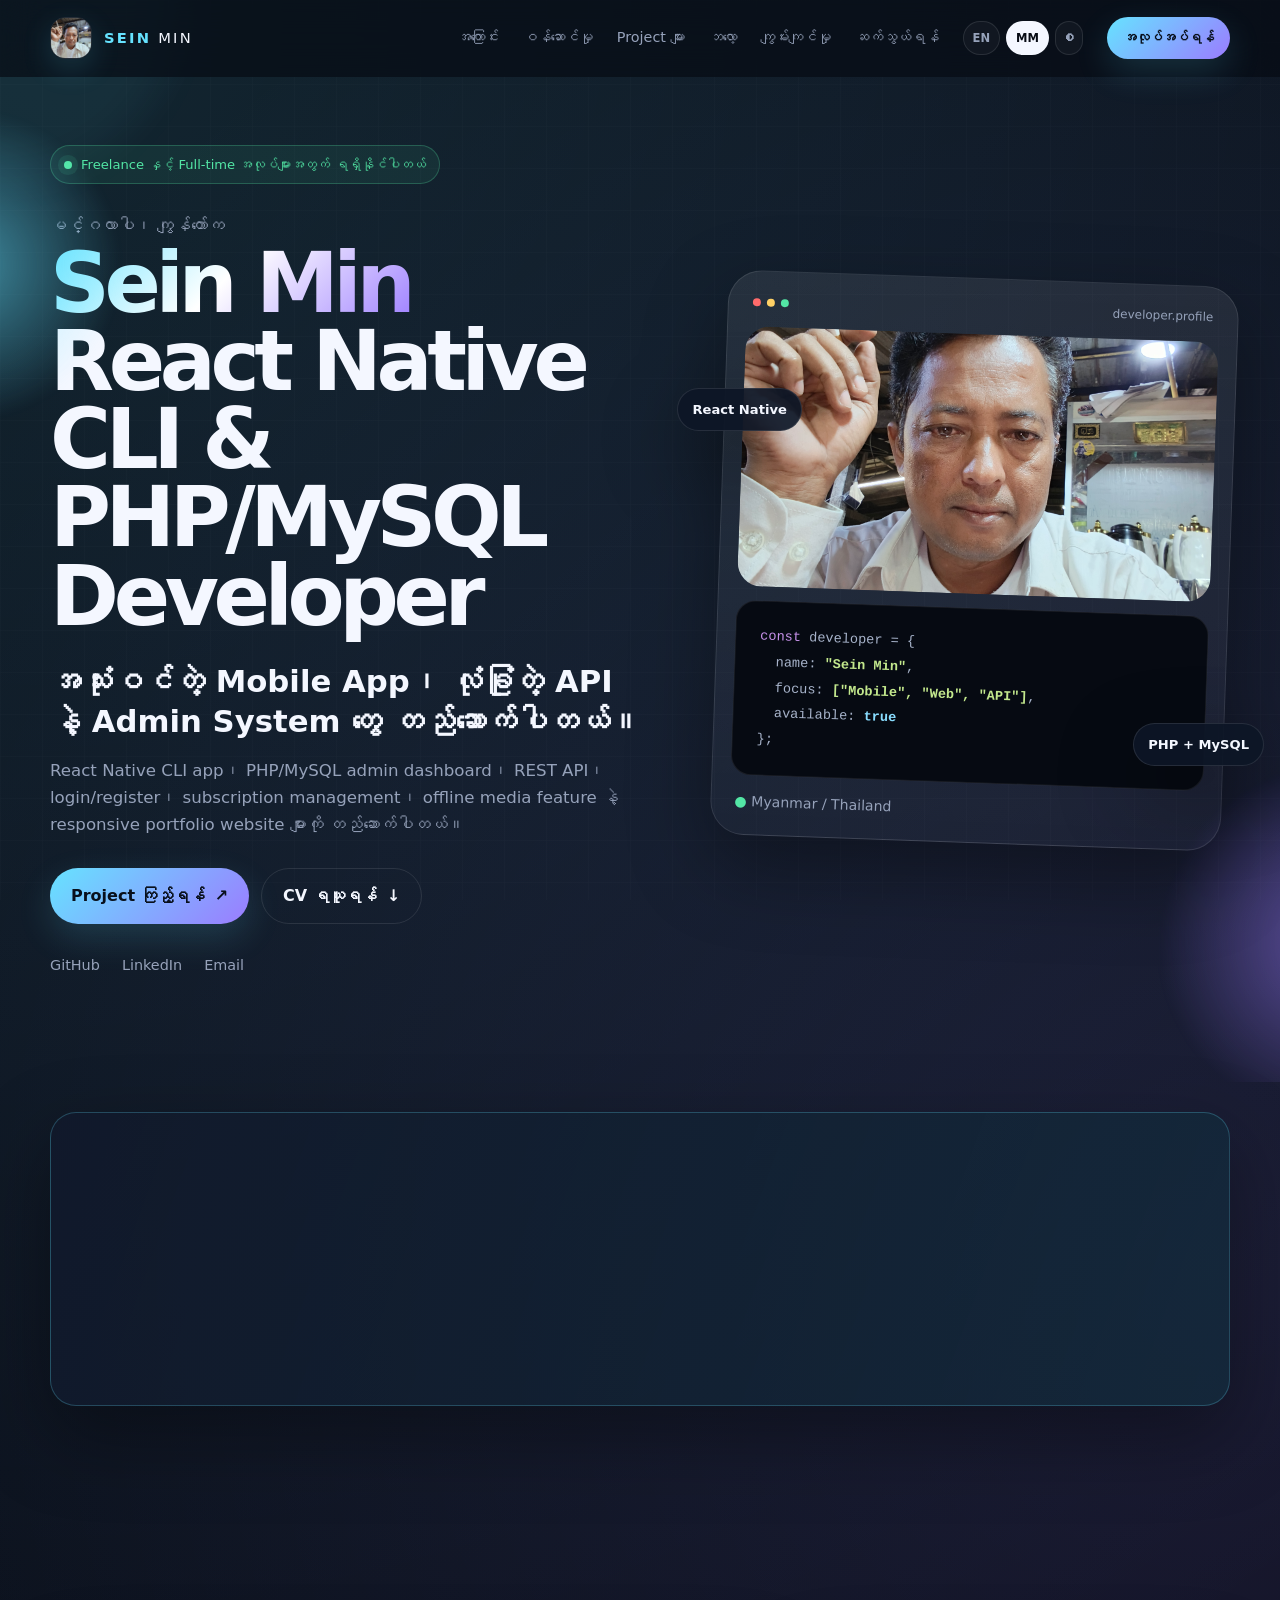
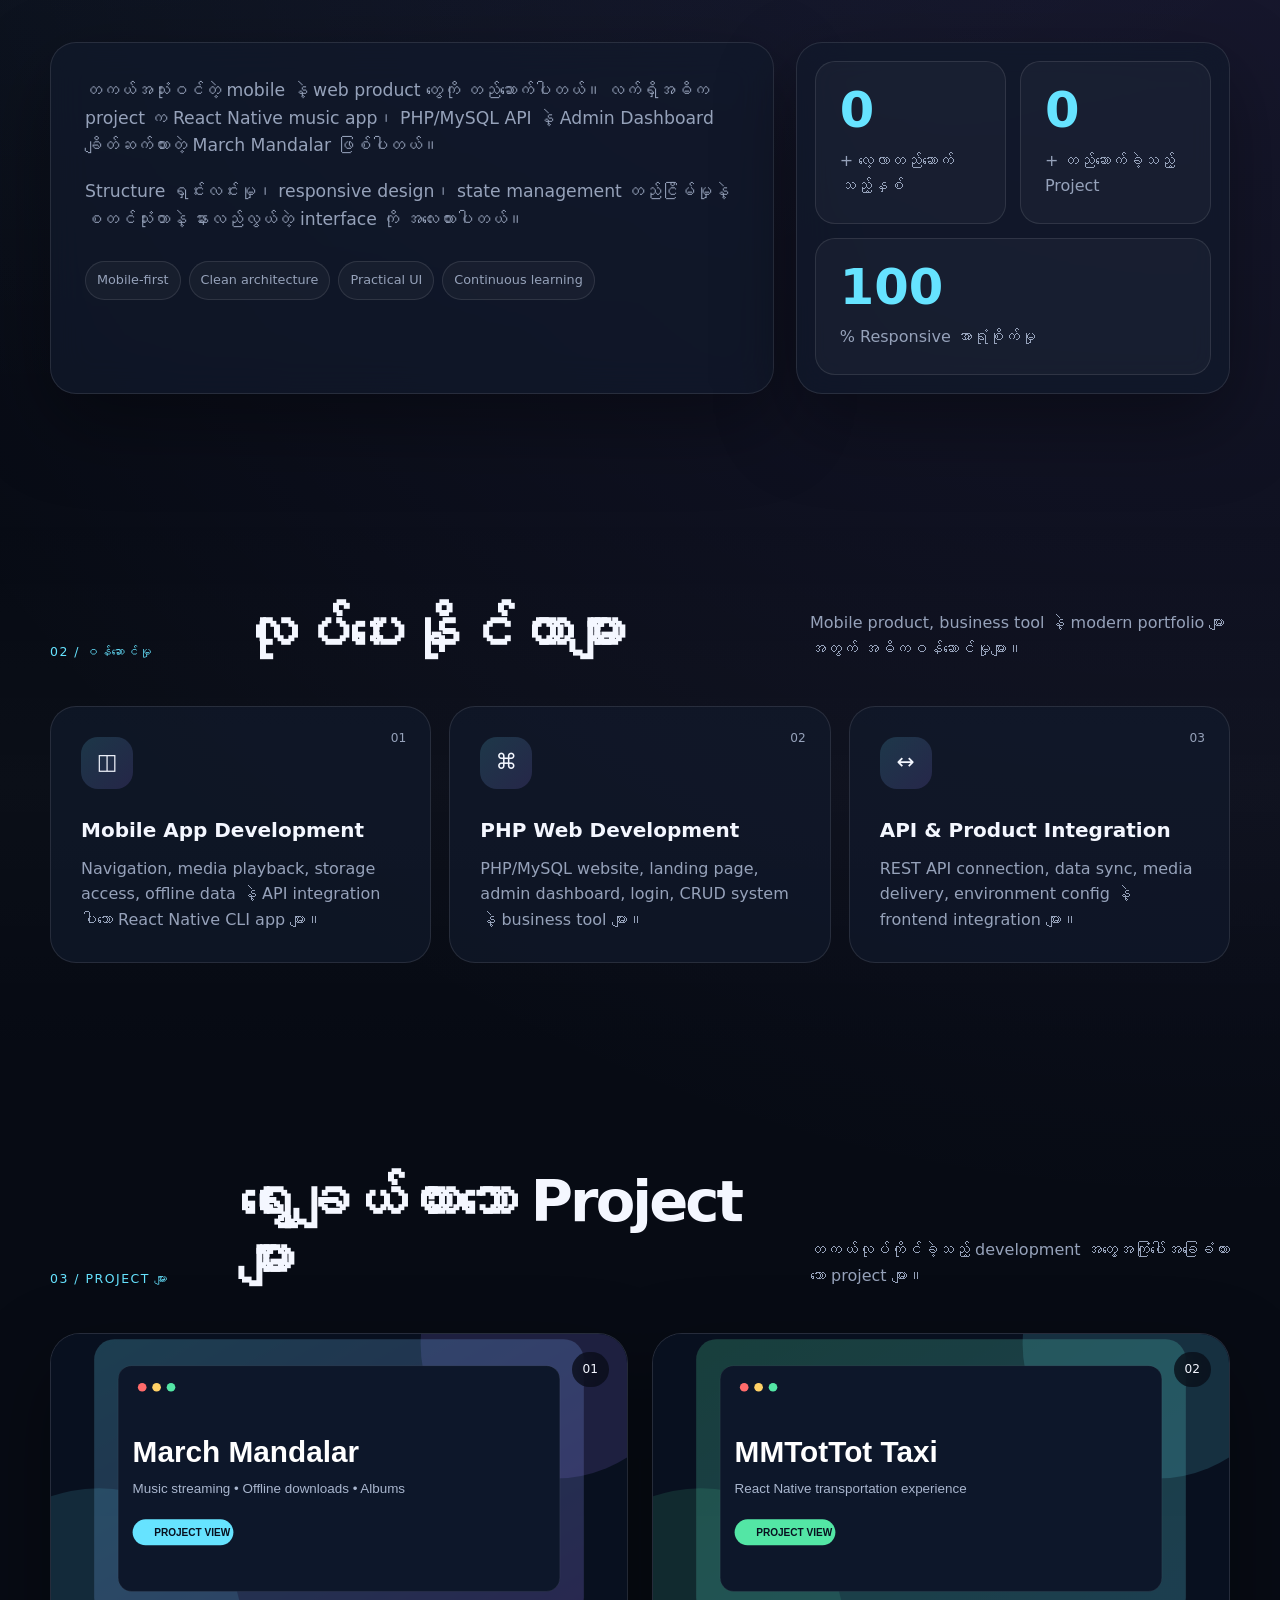
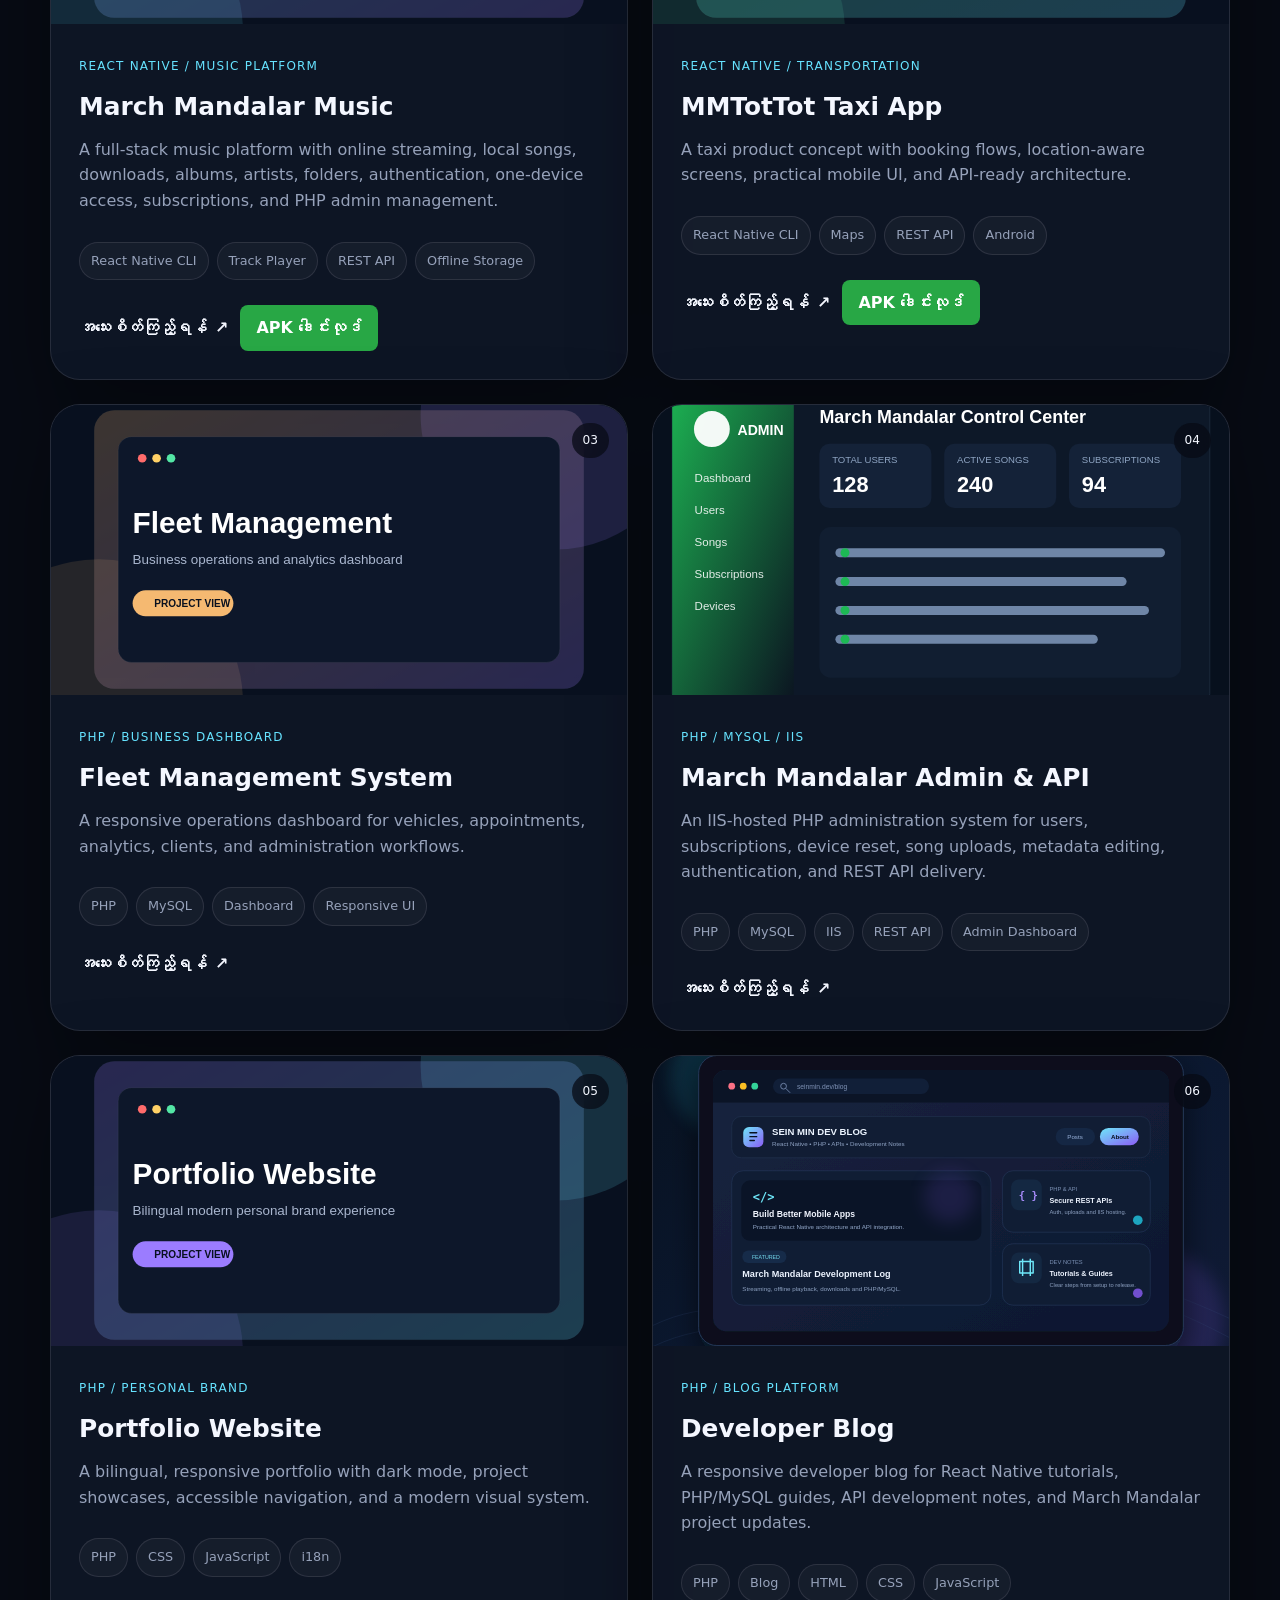
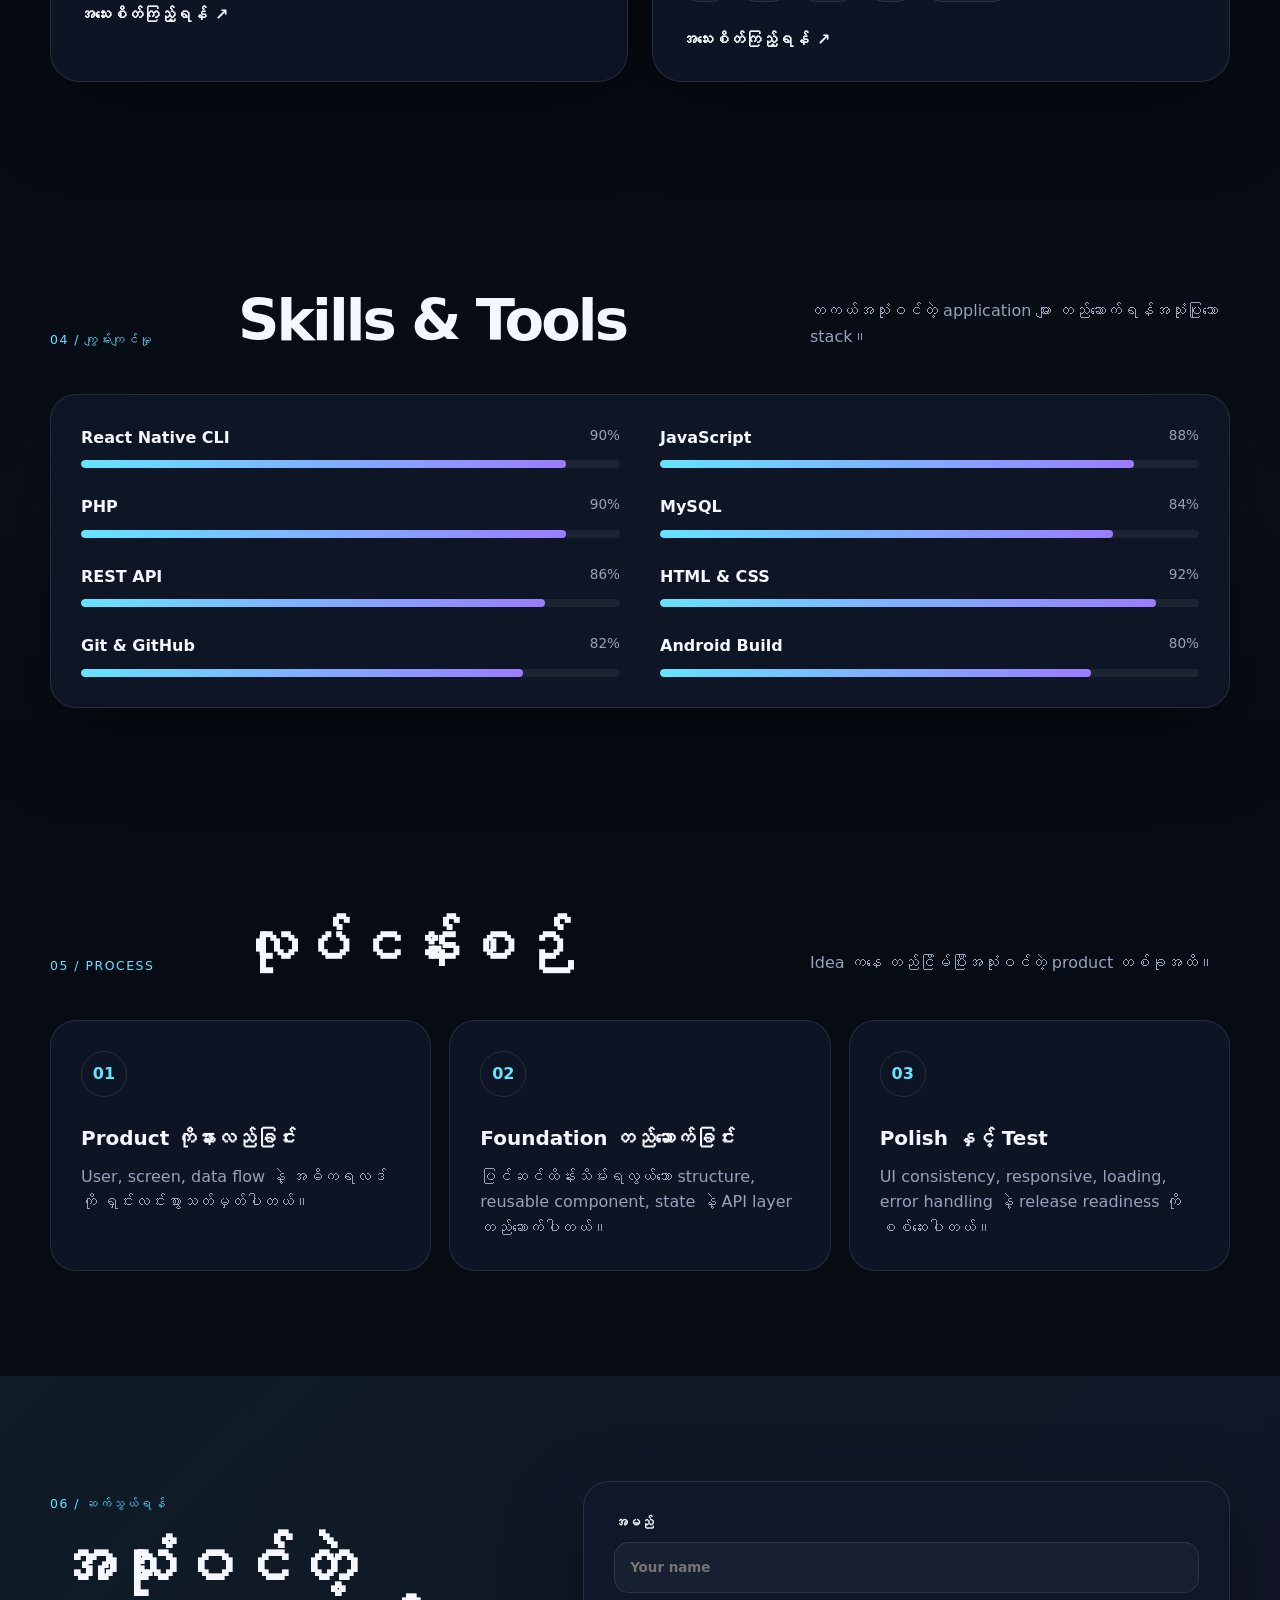
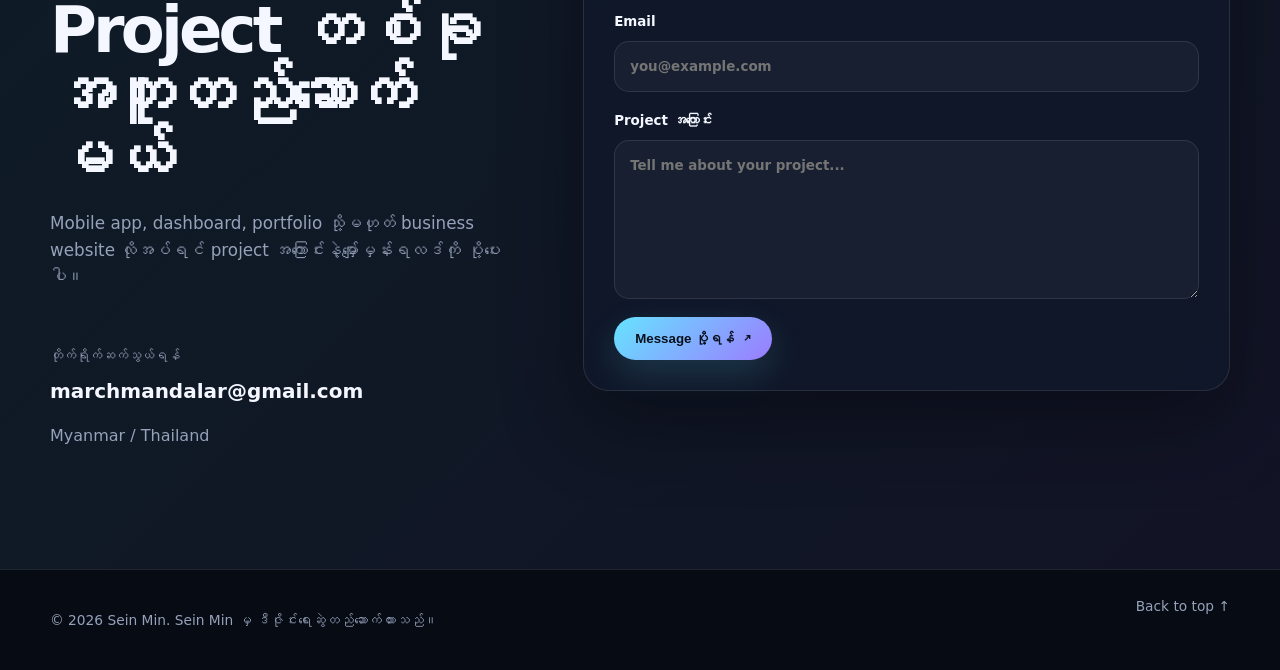
<file: index.html>
<!doctype html>
<html lang="my">
<head>
    <meta charset="utf-8">
    <meta name="viewport" content="width=device-width, initial-scale=1">
    <meta name="description" content="Sein Min - React Native and PHP developer portfolio.">
    <meta name="theme-color" content="#070b14">
    <title>Sein Min | Developmer</title>
    <link rel="icon" href="assets/images/favicon.svg" type="image/svg+xml">
    <link rel="stylesheet" href="assets/css/style.css">
</head>
<body>
<div class="cursor-glow" aria-hidden="true"></div>
<div class="page-noise" aria-hidden="true"></div>
<header class="site-header" id="top">
    <div class="container nav-wrap">
        <a class="brand" href="#top" aria-label="Home">
            <span class="brand-avatar"><img src="assets/images/avatar.jpg" alt="Sein Min"></span>
            <span><strong>SEIN</strong> MIN</span>
        </a>
        <button class="menu-btn" type="button" aria-controls="mainNav" aria-expanded="false"><span></span><span></span><span></span><em>Menu</em></button>
        <nav class="main-nav" id="mainNav">
            <a href="#about">အကြောင်း</a>
            <a href="#services">ဝန်ဆောင်မှု</a>
            <a href="#projects">Project များ</a>
            <a href="#projects">ဘလော့</a>
            <a href="#skills">ကျွမ်းကျင်မှု</a>
            <a href="#contact">ဆက်သွယ်ရန်</a>
            <div class="nav-tools">
                <a class="lang " href="en.html">EN</a>
                <a class="lang active" href="index.html">MM</a>
                <button class="theme-btn" id="themeBtn" type="button" aria-label="Theme">◐</button>
            </div>
            <a class="button button-small" href="#contact">အလုပ်အပ်ရန်</a>
        </nav>
    </div>
</header>

<main>
    <section class="hero section-pad">
        <div class="hero-orb orb-one"></div><div class="hero-orb orb-two"></div>
        <div class="container hero-grid">
            <div class="hero-copy reveal">
                <div class="availability"><span></span>Freelance နှင့် Full-time အလုပ်များအတွက် ရရှိနိုင်ပါတယ်</div>
                <p class="hero-kicker">မင်္ဂလာပါ၊ ကျွန်တော်က</p>
                <h1><span>Sein Min</span><br>React Native CLI &amp; PHP/MySQL Developer</h1>
                <h2>အသုံးဝင်တဲ့ Mobile App၊ လုံခြုံတဲ့ API နဲ့ Admin System တွေ တည်ဆောက်ပါတယ်။</h2>
                <p class="hero-description">React Native CLI app၊ PHP/MySQL admin dashboard၊ REST API၊ login/register၊ subscription management၊ offline media feature နဲ့ responsive portfolio website များကို တည်ဆောက်ပါတယ်။</p>
                <div class="hero-actions">
                    <a class="button" href="#projects">Project ကြည့်ရန်<span>↗</span></a>
                    <a class="button button-ghost" href="assets/files/sein-min-cv.txt" download>CV ရယူရန်<span>↓</span></a>
                </div>
                <div class="social-row">
                    <a href="https://github.com" target="_blank" rel="noreferrer">GitHub</a>
                    <a href="https://www.linkedin.com" target="_blank" rel="noreferrer">LinkedIn</a>
                    <a href="mailto:marchmandalar@gmail.com">Email</a>
                </div>
            </div>
            <div class="hero-visual reveal delay-1">
                <div class="profile-card">
                    <div class="profile-top">
                        <span class="window-dots"><i></i><i></i><i></i></span>
                        <span>developer.profile</span>
                    </div>
                    <div class="profile-photo"><img src="assets/images/avatar.jpg" alt="Sein Min profile"></div>
                    <div class="code-card">
                        <p><span>const</span> developer = {</p>
                        <p>&nbsp;&nbsp;name: <b>"Sein Min"</b>,</p>
                        <p>&nbsp;&nbsp;focus: <b>["Mobile", "Web", "API"]</b>,</p>
                        <p>&nbsp;&nbsp;available: <strong>true</strong></p>
                        <p>};</p>
                    </div>
                    <div class="profile-location"><span>●</span> Myanmar / Thailand</div>
                </div>
                <div class="floating-chip chip-react">React Native</div>
                <div class="floating-chip chip-php">PHP + MySQL</div>
            </div>
        </div>
    </section>

    <section class="promo-banner section-pad" aria-labelledby="mmdy-promo-title">
        <div class="container promo-grid">
            <div class="promo-copy reveal">
                <p class="promo-label">MDY-TotTot / Mobile App</p>
                <h2 id="mmdy-promo-title">မြို့တွင်းသွားလာရေးအတွက် MDY-TotTot</h2>
                <p>လွယ်ကူတဲ့ booking flow၊ location-aware screen နဲ့ အသုံးပြုရလွယ်တဲ့ mobile experience ကို တည်ဆောက်ထားတဲ့ taxi app project ကို ကြည့်ရှုနိုင်ပါတယ်။</p>
                <div class="hero-actions"><a class="button" href="#projects">Project ကြည့်ရန် <span>↗</span></a><a class="button button-ghost" href="https://drive.google.com/uc?export=download&amp;id=1iV-T6Opsps41nxFPLM2pKzEm0e8neAcb" download>APK ဒေါင်းလုဒ် <span>↓</span></a></div>
            </div>
            <div class="promo-art reveal delay-1">
                <img src="assets/images/mmtottot.svg" alt="MDY-TotTot Taxi App preview">
                <span>React Native / Android</span>
            </div>
        </div>
    </section>

    <section class="section-pad" id="about">
        <div class="container">
            <div class="section-heading reveal"><p>01 / အကြောင်း</p><h2>ကျွန်တော်အကြောင်း</h2><span>အသုံးဝင်တဲ့ Product များကို အဓိကတည်ဆောက်သူ</span></div>
            <div class="about-grid">
                <article class="glass-card about-copy reveal"><p>တကယ်အသုံးဝင်တဲ့ mobile နဲ့ web product တွေကို တည်ဆောက်ပါတယ်။ လက်ရှိအဓိက project က React Native music app၊ PHP/MySQL API နဲ့ Admin Dashboard ချိတ်ဆက်ထားတဲ့ March Mandalar ဖြစ်ပါတယ်။</p><p>Structure ရှင်းလင်းမှု၊ responsive design၊ state management တည်ငြိမ်မှုနဲ့ စတင်သုံးတာနဲ့ နားလည်လွယ်တဲ့ interface ကို အလေးထားပါတယ်။</p><div class="about-tags"><span>Mobile-first</span><span>Clean architecture</span><span>Practical UI</span><span>Continuous learning</span></div></article>
                <div class="stats-grid reveal delay-1">
                    <div class="stat-card"><strong data-count="3">0</strong><span>+ လေ့လာတည်ဆောက်သည့်နှစ်</span></div>
                    <div class="stat-card"><strong data-count="8">0</strong><span>+ တည်ဆောက်ခဲ့သည့် Project</span></div>
                    <div class="stat-card wide"><strong data-count="100">0</strong><span>% Responsive အာရုံစိုက်မှု</span></div>
                </div>
            </div>
        </div>
    </section>

    <section class="section-pad section-tint" id="services">
        <div class="container"><div class="section-heading reveal"><p>02 / ဝန်ဆောင်မှု</p><h2>လုပ်ပေးနိုင်တာများ</h2><span>Mobile product, business tool နဲ့ modern portfolio များအတွက် အဓိကဝန်ဆောင်မှုများ။</span></div>
            <div class="service-grid">
                <article class="service-card reveal"><div class="service-icon">◫</div><span>01</span><h3>Mobile App Development</h3><p>Navigation, media playback, storage access, offline data နဲ့ API integration ပါသော React Native CLI app များ။</p></article>
                <article class="service-card reveal delay-1"><div class="service-icon">⌘</div><span>02</span><h3>PHP Web Development</h3><p>PHP/MySQL website, landing page, admin dashboard, login, CRUD system နဲ့ business tool များ။</p></article>
                <article class="service-card reveal delay-2"><div class="service-icon">↔</div><span>03</span><h3>API &amp; Product Integration</h3><p>REST API connection, data sync, media delivery, environment config နဲ့ frontend integration များ။</p></article>
            </div>
        </div>
    </section>

    <section class="section-pad" id="projects">
        <div class="container"><div class="section-heading reveal"><p>03 / Project များ</p><h2>ရွေးချယ်ထားသော Project များ</h2><span>တကယ်လုပ်ကိုင်ခဲ့သည့် development အတွေ့အကြုံပေါ်အခြေခံထားသော project များ။</span></div>
            <div class="project-grid">
                            <article class="project-card reveal ">
                    <div class="project-image"><img src="assets/images/march-mandalar.svg" alt="March Mandalar Music preview"><div class="project-number">01</div></div>
                    <div class="project-content"><span class="project-category">React Native / Music Platform</span><h3>March Mandalar Music</h3><p>A full-stack music platform with online streaming, local songs, downloads, albums, artists, folders, authentication, one-device access, subscriptions, and PHP admin management.</p><div class="project-tags"><span>React Native CLI</span><span>Track Player</span><span>REST API</span><span>Offline Storage</span></div><a href="#contact">အသေးစိတ်ကြည့်ရန် <span>↗</span></a><a class="apk-btn" download href="assets/files/MarchPlayer.apk">APK ဒေါင်းလုဒ်</a></div>
                </article>
                            <article class="project-card reveal delay-1">
                    <div class="project-image"><img src="assets/images/mmtottot.svg" alt="MMTotTot Taxi App preview"><div class="project-number">02</div></div>
                    <div class="project-content"><span class="project-category">React Native / Transportation</span><h3>MMTotTot Taxi App</h3><p>A taxi product concept with booking flows, location-aware screens, practical mobile UI, and API-ready architecture.</p><div class="project-tags"><span>React Native CLI</span><span>Maps</span><span>REST API</span><span>Android</span></div><a href="#contact">အသေးစိတ်ကြည့်ရန် <span>↗</span></a><a class="apk-btn" download href="https://drive.google.com/uc?export=download&amp;id=1iV-T6Opsps41nxFPLM2pKzEm0e8neAcb">APK ဒေါင်းလုဒ်</a></div>
                </article>
                            <article class="project-card reveal ">
                    <div class="project-image"><img src="assets/images/fleet.svg" alt="Fleet Management System preview"><div class="project-number">03</div></div>
                    <div class="project-content"><span class="project-category">PHP / Business Dashboard</span><h3>Fleet Management System</h3><p>A responsive operations dashboard for vehicles, appointments, analytics, clients, and administration workflows.</p><div class="project-tags"><span>PHP</span><span>MySQL</span><span>Dashboard</span><span>Responsive UI</span></div><a href="#contact">အသေးစိတ်ကြည့်ရန် <span>↗</span></a></div>
                </article>
                            <article class="project-card reveal delay-1">
                    <div class="project-image"><img src="assets/images/admin-dashboard.svg" alt="March Mandalar Admin &amp; API preview"><div class="project-number">04</div></div>
                    <div class="project-content"><span class="project-category">PHP / MySQL / IIS</span><h3>March Mandalar Admin &amp; API</h3><p>An IIS-hosted PHP administration system for users, subscriptions, device reset, song uploads, metadata editing, authentication, and REST API delivery.</p><div class="project-tags"><span>PHP</span><span>MySQL</span><span>IIS</span><span>REST API</span><span>Admin Dashboard</span></div><a href="#contact">အသေးစိတ်ကြည့်ရန် <span>↗</span></a></div>
                </article>
                            <article class="project-card reveal ">
                    <div class="project-image"><img src="assets/images/portfolio.svg" alt="Portfolio Website preview"><div class="project-number">05</div></div>
                    <div class="project-content"><span class="project-category">PHP / Personal Brand</span><h3>Portfolio Website</h3><p>A bilingual, responsive portfolio with dark mode, project showcases, accessible navigation, and a modern visual system.</p><div class="project-tags"><span>PHP</span><span>CSS</span><span>JavaScript</span><span>i18n</span></div><a href="#contact">အသေးစိတ်ကြည့်ရန် <span>↗</span></a></div>
                </article>
                            <article class="project-card reveal delay-1">
                    <div class="project-image"><img src="assets/images/blog.svg" alt="Developer Blog preview"><div class="project-number">06</div></div>
                    <div class="project-content"><span class="project-category">PHP / Blog Platform</span><h3>Developer Blog</h3><p>A responsive developer blog for React Native tutorials, PHP/MySQL guides, API development notes, and March Mandalar project updates.</p><div class="project-tags"><span>PHP</span><span>Blog</span><span>HTML</span><span>CSS</span><span>JavaScript</span></div><a href="#projects">အသေးစိတ်ကြည့်ရန် <span>↗</span></a></div>
                </article>
                        </div>
        </div>
    </section>

    <section class="section-pad section-tint" id="skills">
        <div class="container"><div class="section-heading reveal"><p>04 / ကျွမ်းကျင်မှု</p><h2>Skills &amp; Tools</h2><span>တကယ်အသုံးဝင်တဲ့ application များ တည်ဆောက်ရန်အသုံးပြုသော stack။</span></div>
            <div class="skills-panel reveal">
                <div class="skill-item"><div><strong>React Native CLI</strong><span>90%</span></div><div class="skill-track"><i data-width="90"></i></div></div><div class="skill-item"><div><strong>JavaScript</strong><span>88%</span></div><div class="skill-track"><i data-width="88"></i></div></div><div class="skill-item"><div><strong>PHP</strong><span>90%</span></div><div class="skill-track"><i data-width="90"></i></div></div><div class="skill-item"><div><strong>MySQL</strong><span>84%</span></div><div class="skill-track"><i data-width="84"></i></div></div><div class="skill-item"><div><strong>REST API</strong><span>86%</span></div><div class="skill-track"><i data-width="86"></i></div></div><div class="skill-item"><div><strong>HTML &amp; CSS</strong><span>92%</span></div><div class="skill-track"><i data-width="92"></i></div></div><div class="skill-item"><div><strong>Git &amp; GitHub</strong><span>82%</span></div><div class="skill-track"><i data-width="82"></i></div></div><div class="skill-item"><div><strong>Android Build</strong><span>80%</span></div><div class="skill-track"><i data-width="80"></i></div></div>            </div>
        </div>
    </section>

    <section class="section-pad">
        <div class="container"><div class="section-heading reveal"><p>05 / Process</p><h2>လုပ်ငန်းစဉ်</h2><span>Idea ကနေ တည်ငြိမ်ပြီးအသုံးဝင်တဲ့ product တစ်ခုအထိ။</span></div>
            <div class="process-grid"><article class="process-card reveal"><b>01</b><h3>Product ကိုနားလည်ခြင်း</h3><p>User, screen, data flow နဲ့ အဓိကရလဒ်ကို ရှင်းလင်းစွာသတ်မှတ်ပါတယ်။</p></article><article class="process-card reveal delay-1"><b>02</b><h3>Foundation တည်ဆောက်ခြင်း</h3><p>ပြင်ဆင်ထိန်းသိမ်းရလွယ်သော structure, reusable component, state နဲ့ API layer တည်ဆောက်ပါတယ်။</p></article><article class="process-card reveal delay-2"><b>03</b><h3>Polish နှင့် Test</h3><p>UI consistency, responsive, loading, error handling နဲ့ release readiness ကိုစစ်ဆေးပါတယ်။</p></article></div>
        </div>
    </section>

    <section class="section-pad contact-section" id="contact">
        <div class="container contact-grid">
            <div class="contact-copy reveal"><p>06 / ဆက်သွယ်ရန်</p><h2>အသုံးဝင်တဲ့ Project တစ်ခုအတူတည်ဆောက်မယ်</h2><span>Mobile app, dashboard, portfolio သို့မဟုတ် business website လိုအပ်ရင် project အကြောင်းနဲ့မျှော်မှန်းရလဒ်ကို ပို့ပေးပါ။</span><div class="direct-contact"><small>တိုက်ရိုက်ဆက်သွယ်ရန်</small><a href="mailto:marchmandalar@gmail.com">marchmandalar@gmail.com</a><p>Myanmar / Thailand</p></div></div>
            <form class="contact-form reveal delay-1" action="mailto:marchmandalar@gmail.com" method="post" enctype="text/plain"><label>အမည်<input type="text" name="name" required placeholder="Your name"></label><label>Email<input type="email" name="email" required placeholder="you@example.com"></label><label>Project အကြောင်း<textarea name="message" rows="6" required placeholder="Tell me about your project..."></textarea></label><button class="button" type="submit">Message ပို့ရန် <span>↗</span></button></form>
        </div>
    </section>
</main>
<footer><div class="container footer-inner"><p>© 2026 Sein Min. Sein Min မှ ဒီဇိုင်းရေးဆွဲတည်ဆောက်ထားသည်။</p><a href="#top">Back to top ↑</a></div></footer>
<script src="assets/js/app.js"></script>
</body>
</html>
</file>
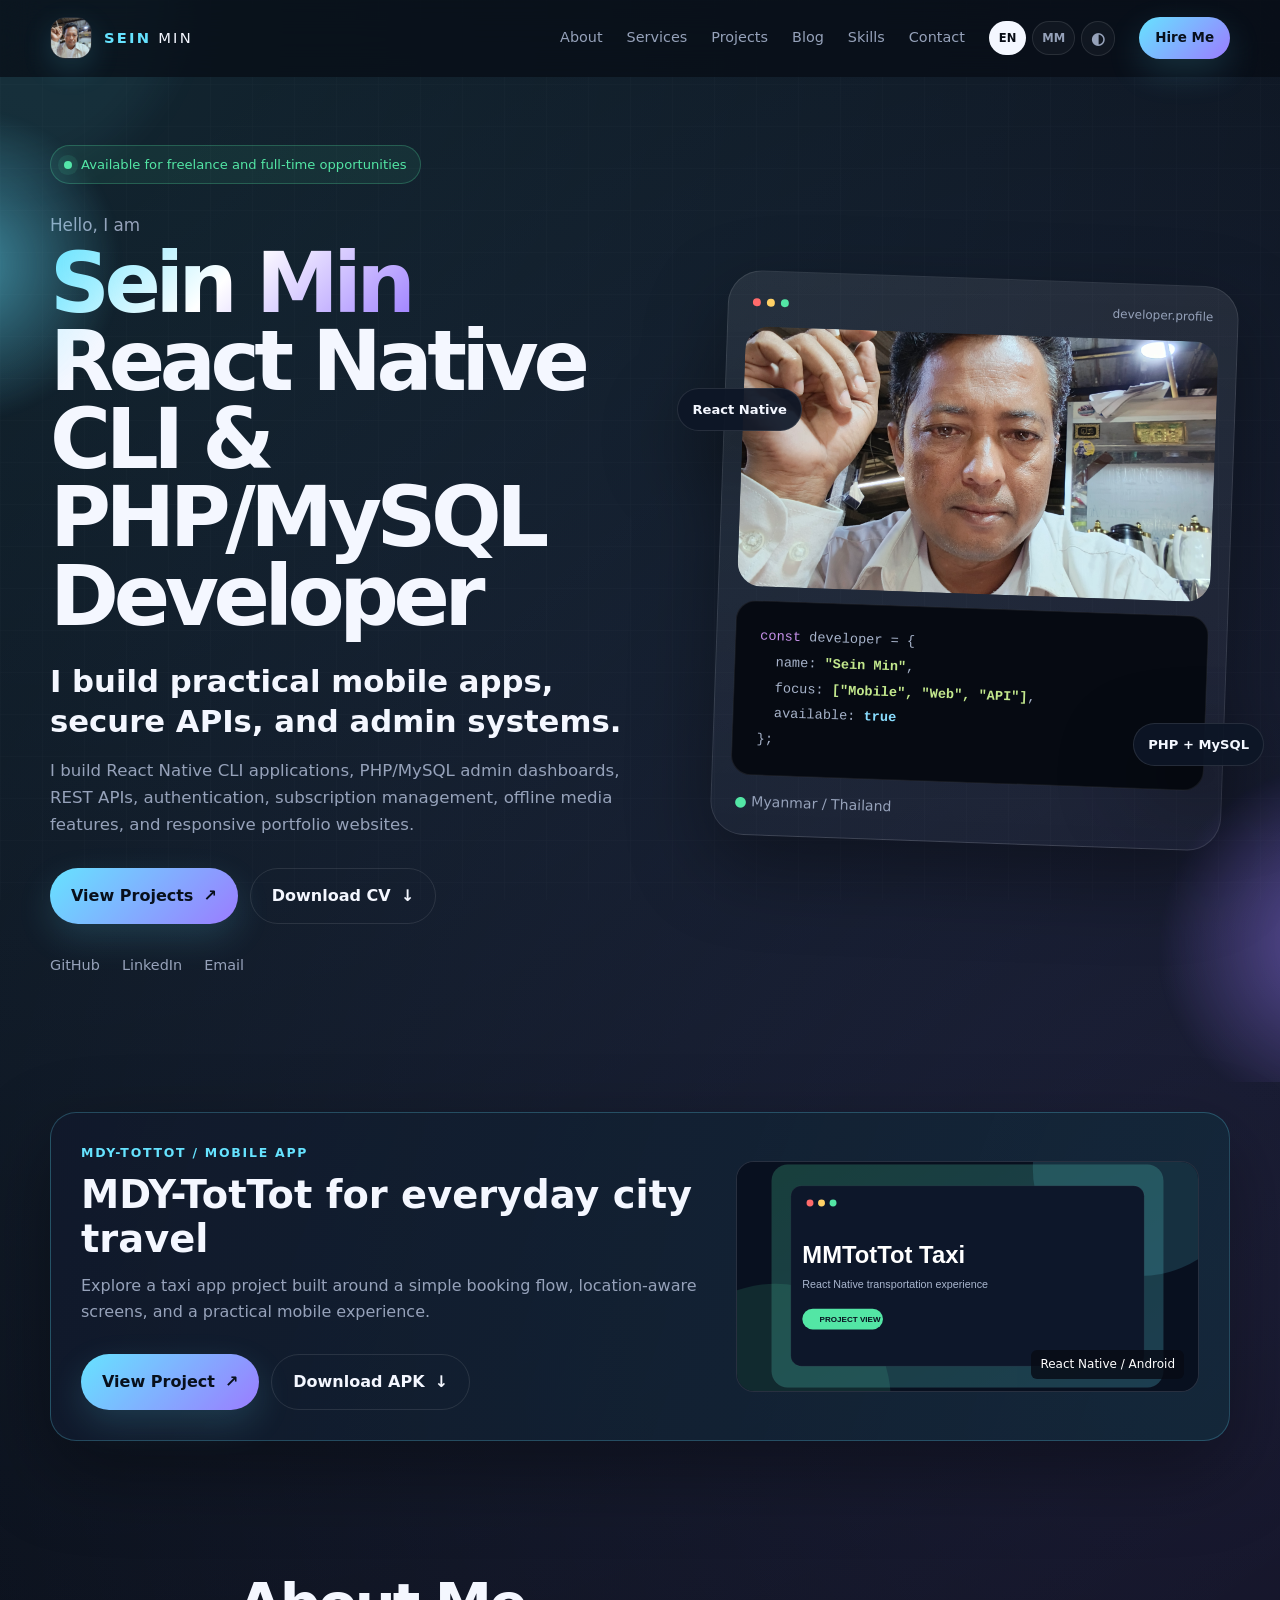
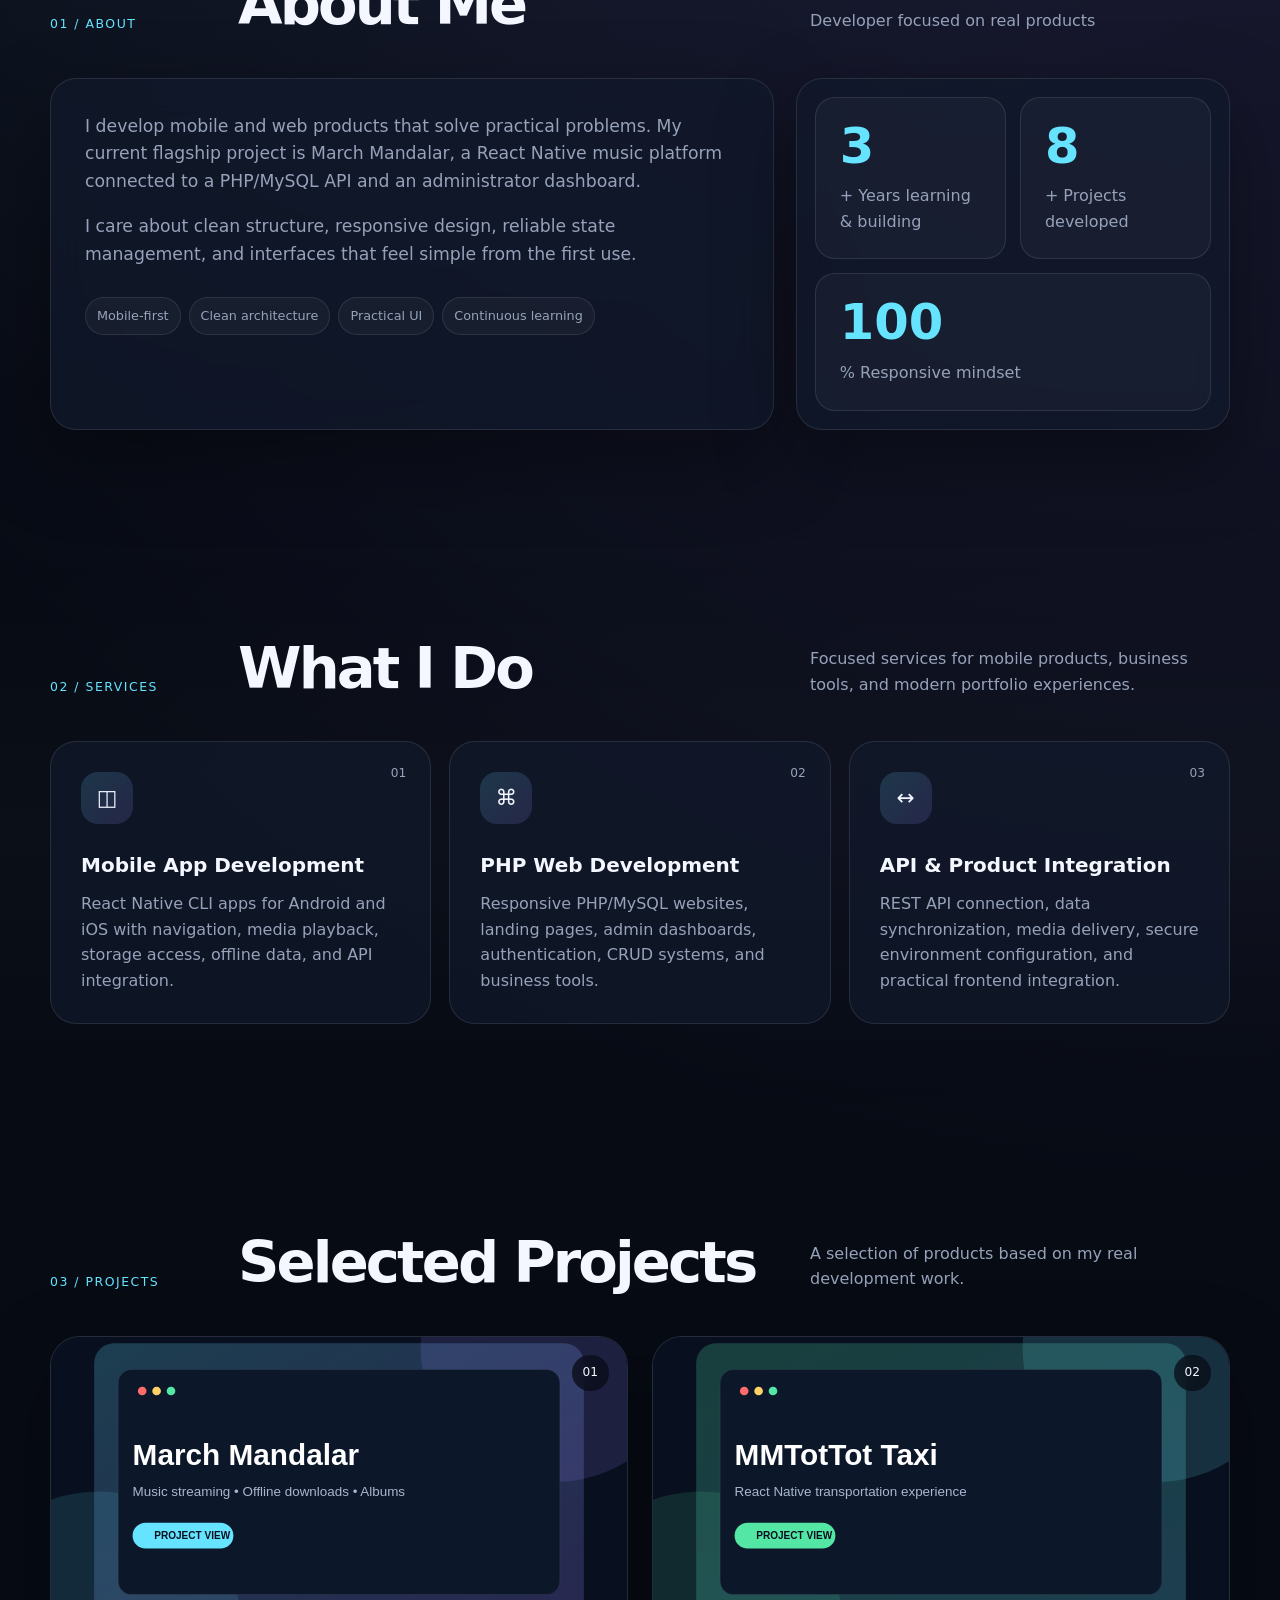
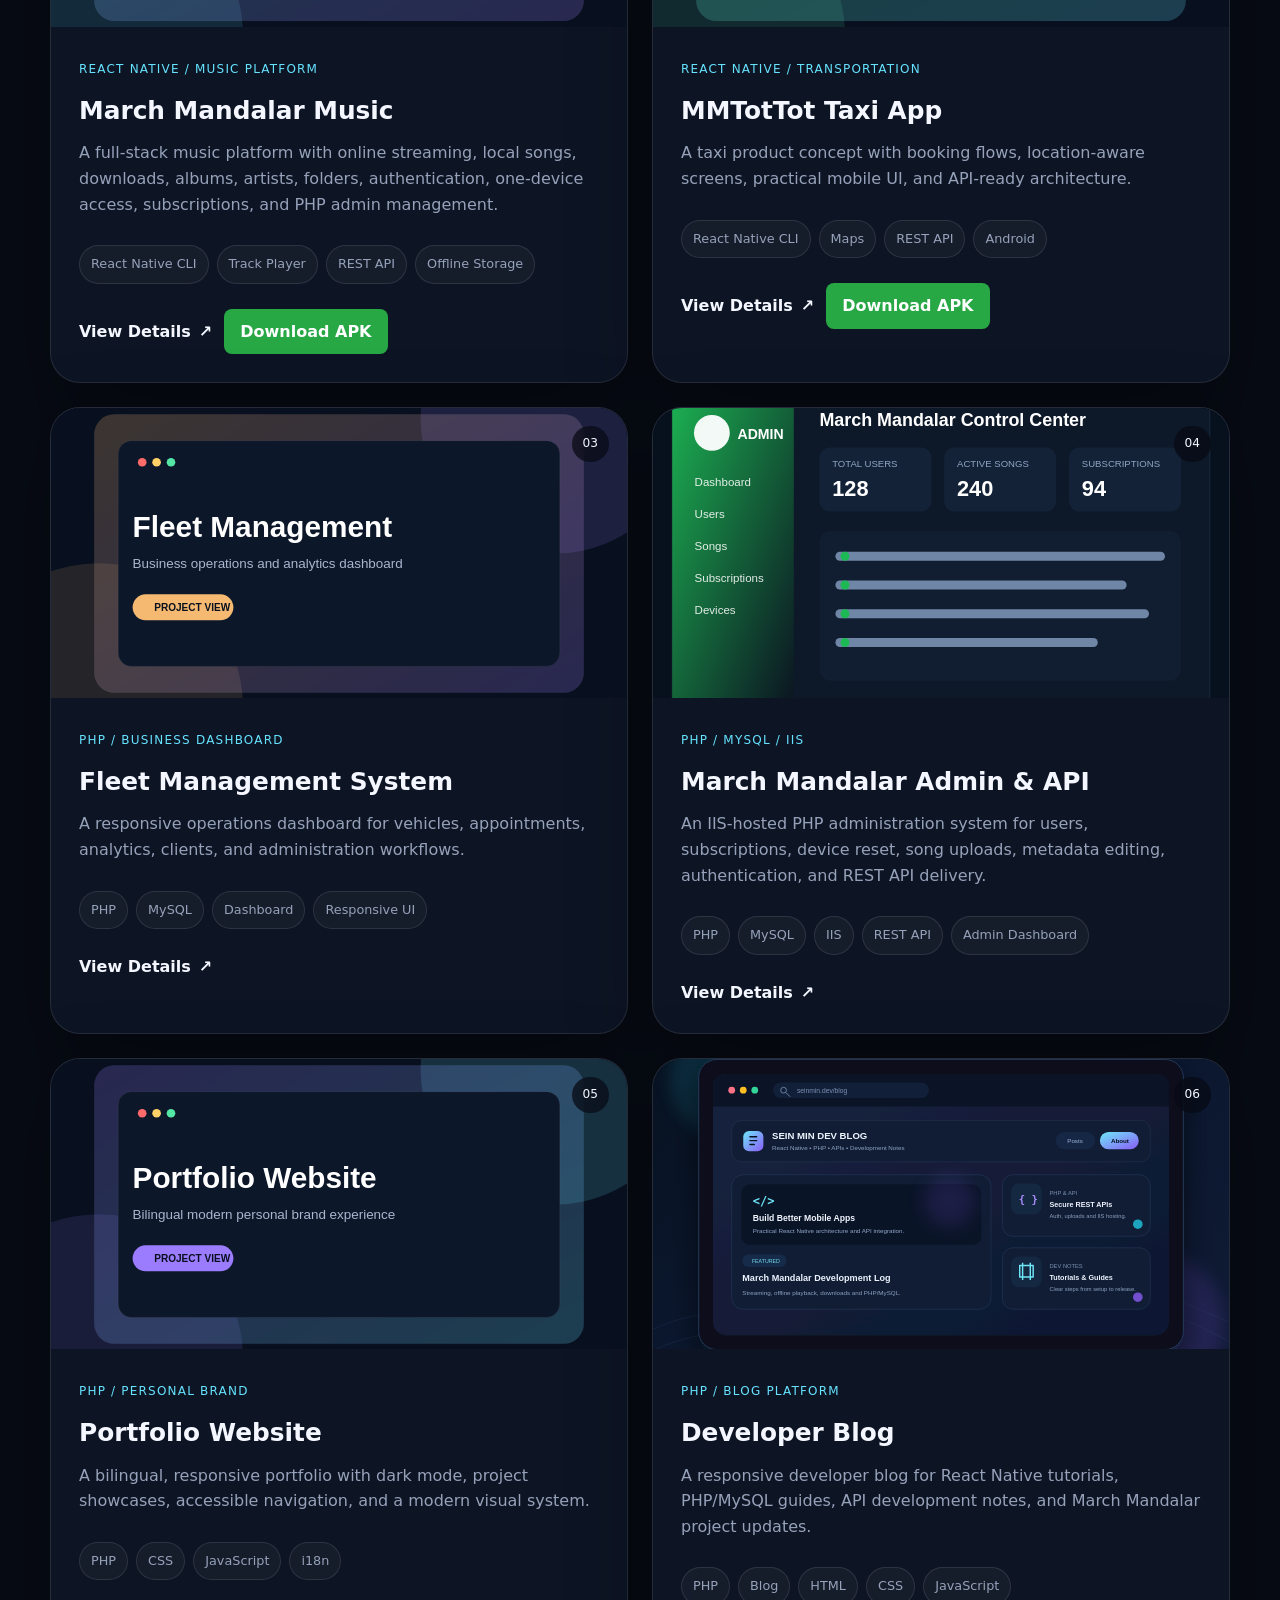
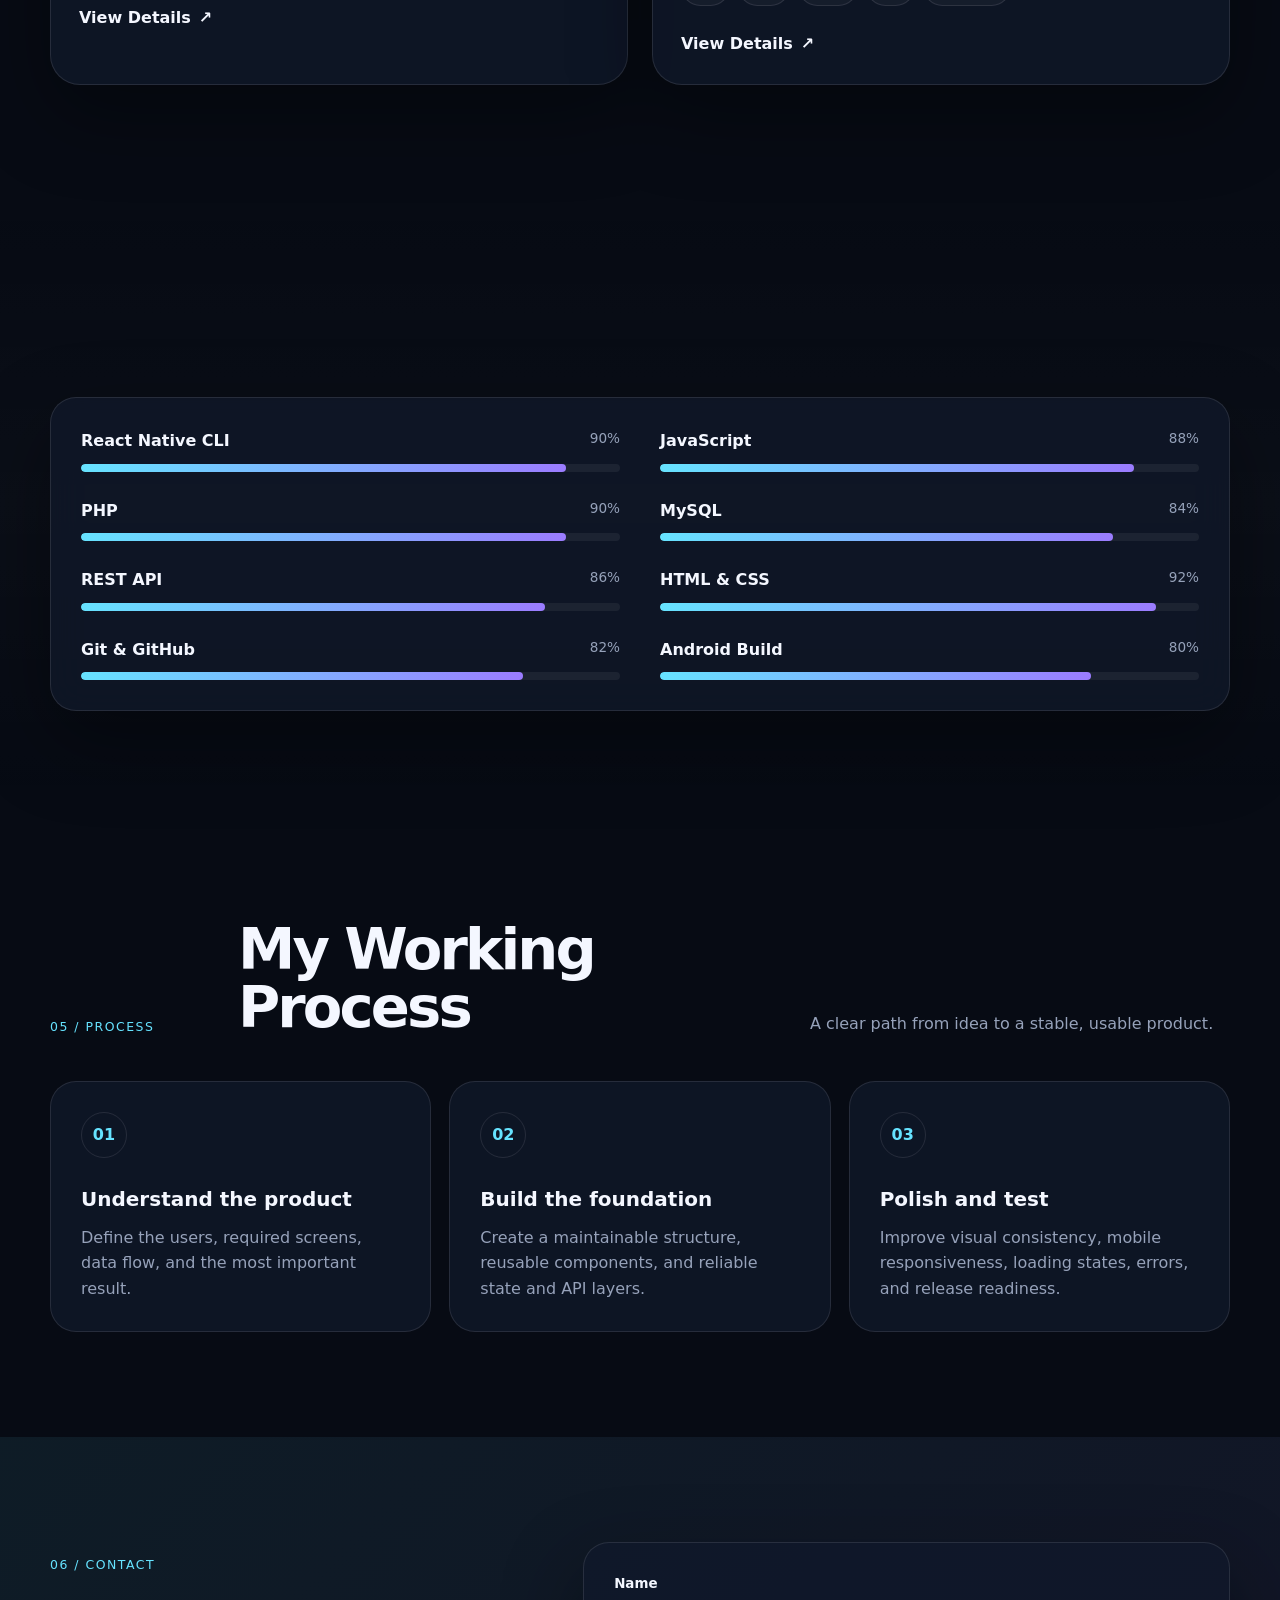
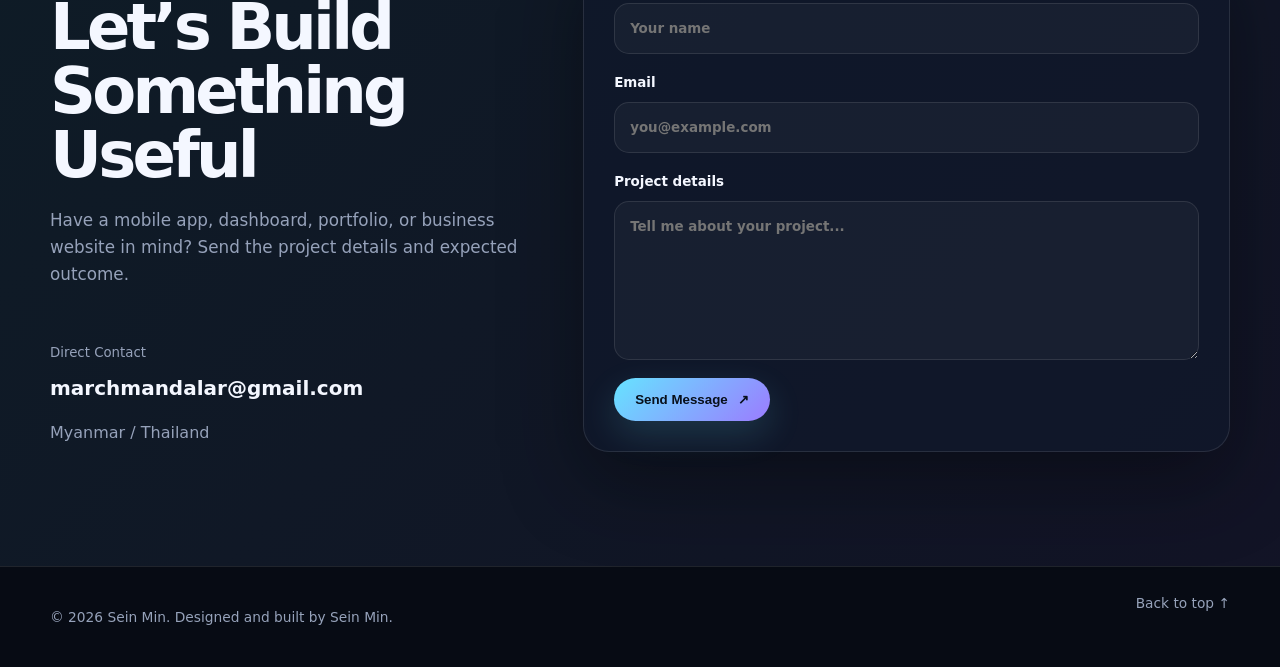
<file: en.html>
<!doctype html>
<html lang="en">
<head>
    <meta charset="utf-8">
    <meta name="viewport" content="width=device-width, initial-scale=1">
    <meta name="description" content="Sein Min - React Native and PHP developer portfolio.">
    <meta name="theme-color" content="#070b14">
    <title>Sein Min | Portfolio</title>
    <link rel="icon" href="assets/images/favicon.svg" type="image/svg+xml">
    <link rel="stylesheet" href="assets/css/style.css">
</head>
<body>
<div class="cursor-glow" aria-hidden="true"></div>
<div class="page-noise" aria-hidden="true"></div>
<header class="site-header" id="top">
    <div class="container nav-wrap">
        <a class="brand" href="#top" aria-label="Home">
            <span class="brand-avatar"><img src="assets/images/avatar.jpg" alt="Sein Min"></span>
            <span><strong>SEIN</strong> MIN</span>
        </a>
        <button class="menu-btn" type="button" aria-controls="mainNav" aria-expanded="false"><span></span><span></span><span></span><em>Menu</em></button>
        <nav class="main-nav" id="mainNav">
            <a href="#about">About</a>
            <a href="#services">Services</a>
            <a href="#projects">Projects</a>
            <a href="#projects">Blog</a>
            <a href="#skills">Skills</a>
            <a href="#contact">Contact</a>
            <div class="nav-tools">
                <a class="lang active" href="en.html">EN</a>
                <a class="lang " href="index.html">MM</a>
                <button class="theme-btn" id="themeBtn" type="button" aria-label="Theme">◐</button>
            </div>
            <a class="button button-small" href="#contact">Hire Me</a>
        </nav>
    </div>
</header>

<main>
    <section class="hero section-pad">
        <div class="hero-orb orb-one"></div><div class="hero-orb orb-two"></div>
        <div class="container hero-grid">
            <div class="hero-copy reveal">
                <div class="availability"><span></span>Available for freelance and full-time opportunities</div>
                <p class="hero-kicker">Hello, I am</p>
                <h1><span>Sein Min</span><br>React Native CLI &amp; PHP/MySQL Developer</h1>
                <h2>I build practical mobile apps, secure APIs, and admin systems.</h2>
                <p class="hero-description">I build React Native CLI applications, PHP/MySQL admin dashboards, REST APIs, authentication, subscription management, offline media features, and responsive portfolio websites.</p>
                <div class="hero-actions">
                    <a class="button" href="#projects">View Projects<span>↗</span></a>
                    <a class="button button-ghost" href="assets/files/sein-min-cv.txt" download>Download CV<span>↓</span></a>
                </div>
                <div class="social-row">
                    <a href="https://github.com" target="_blank" rel="noreferrer">GitHub</a>
                    <a href="https://www.linkedin.com" target="_blank" rel="noreferrer">LinkedIn</a>
                    <a href="mailto:marchmandalar@gmail.com">Email</a>
                </div>
            </div>
            <div class="hero-visual reveal delay-1">
                <div class="profile-card">
                    <div class="profile-top">
                        <span class="window-dots"><i></i><i></i><i></i></span>
                        <span>developer.profile</span>
                    </div>
                    <div class="profile-photo"><img src="assets/images/avatar.jpg" alt="Sein Min profile"></div>
                    <div class="code-card">
                        <p><span>const</span> developer = {</p>
                        <p>&nbsp;&nbsp;name: <b>"Sein Min"</b>,</p>
                        <p>&nbsp;&nbsp;focus: <b>["Mobile", "Web", "API"]</b>,</p>
                        <p>&nbsp;&nbsp;available: <strong>true</strong></p>
                        <p>};</p>
                    </div>
                    <div class="profile-location"><span>●</span> Myanmar / Thailand</div>
                </div>
                <div class="floating-chip chip-react">React Native</div>
                <div class="floating-chip chip-php">PHP + MySQL</div>
            </div>
        </div>
    </section>

    <section class="promo-banner section-pad" aria-labelledby="mmdy-promo-title">
        <div class="container promo-grid">
            <div class="promo-copy reveal">
                <p class="promo-label">MDY-TotTot / Mobile App</p>
                <h2 id="mmdy-promo-title">MDY-TotTot for everyday city travel</h2>
                <p>Explore a taxi app project built around a simple booking flow, location-aware screens, and a practical mobile experience.</p>
                <div class="hero-actions"><a class="button" href="#projects">View Project <span>↗</span></a><a class="button button-ghost" href="https://drive.google.com/uc?export=download&amp;id=1iV-T6Opsps41nxFPLM2pKzEm0e8neAcb" download>Download APK <span>↓</span></a></div>
            </div>
            <div class="promo-art reveal delay-1">
                <img src="assets/images/mmtottot.svg" alt="MDY-TotTot Taxi App preview">
                <span>React Native / Android</span>
            </div>
        </div>
    </section>

    <section class="section-pad" id="about">
        <div class="container">
            <div class="section-heading reveal"><p>01 / About</p><h2>About Me</h2><span>Developer focused on real products</span></div>
            <div class="about-grid">
                <article class="glass-card about-copy reveal"><p>I develop mobile and web products that solve practical problems. My current flagship project is March Mandalar, a React Native music platform connected to a PHP/MySQL API and an administrator dashboard.</p><p>I care about clean structure, responsive design, reliable state management, and interfaces that feel simple from the first use.</p><div class="about-tags"><span>Mobile-first</span><span>Clean architecture</span><span>Practical UI</span><span>Continuous learning</span></div></article>
                <div class="stats-grid reveal delay-1">
                    <div class="stat-card"><strong data-count="3">0</strong><span>+ Years learning &amp; building</span></div>
                    <div class="stat-card"><strong data-count="8">0</strong><span>+ Projects developed</span></div>
                    <div class="stat-card wide"><strong data-count="100">0</strong><span>% Responsive mindset</span></div>
                </div>
            </div>
        </div>
    </section>

    <section class="section-pad section-tint" id="services">
        <div class="container"><div class="section-heading reveal"><p>02 / Services</p><h2>What I Do</h2><span>Focused services for mobile products, business tools, and modern portfolio experiences.</span></div>
            <div class="service-grid">
                <article class="service-card reveal"><div class="service-icon">◫</div><span>01</span><h3>Mobile App Development</h3><p>React Native CLI apps for Android and iOS with navigation, media playback, storage access, offline data, and API integration.</p></article>
                <article class="service-card reveal delay-1"><div class="service-icon">⌘</div><span>02</span><h3>PHP Web Development</h3><p>Responsive PHP/MySQL websites, landing pages, admin dashboards, authentication, CRUD systems, and business tools.</p></article>
                <article class="service-card reveal delay-2"><div class="service-icon">↔</div><span>03</span><h3>API &amp; Product Integration</h3><p>REST API connection, data synchronization, media delivery, secure environment configuration, and practical frontend integration.</p></article>
            </div>
        </div>
    </section>

    <section class="section-pad" id="projects">
        <div class="container"><div class="section-heading reveal"><p>03 / Projects</p><h2>Selected Projects</h2><span>A selection of products based on my real development work.</span></div>
            <div class="project-grid">
                            <article class="project-card reveal ">
                    <div class="project-image"><img src="assets/images/march-mandalar.svg" alt="March Mandalar Music preview"><div class="project-number">01</div></div>
                    <div class="project-content"><span class="project-category">React Native / Music Platform</span><h3>March Mandalar Music</h3><p>A full-stack music platform with online streaming, local songs, downloads, albums, artists, folders, authentication, one-device access, subscriptions, and PHP admin management.</p><div class="project-tags"><span>React Native CLI</span><span>Track Player</span><span>REST API</span><span>Offline Storage</span></div><a href="#contact">View Details <span>↗</span></a><a class="apk-btn" download href="assets/files/MarchPlayer.apk">Download APK</a></div>
                </article>
                            <article class="project-card reveal delay-1">
                    <div class="project-image"><img src="assets/images/mmtottot.svg" alt="MMTotTot Taxi App preview"><div class="project-number">02</div></div>
                    <div class="project-content"><span class="project-category">React Native / Transportation</span><h3>MMTotTot Taxi App</h3><p>A taxi product concept with booking flows, location-aware screens, practical mobile UI, and API-ready architecture.</p><div class="project-tags"><span>React Native CLI</span><span>Maps</span><span>REST API</span><span>Android</span></div><a href="#contact">View Details <span>↗</span></a><a class="apk-btn" download href="https://drive.google.com/uc?export=download&amp;id=1iV-T6Opsps41nxFPLM2pKzEm0e8neAcb">Download APK</a></div>
                </article>
                            <article class="project-card reveal ">
                    <div class="project-image"><img src="assets/images/fleet.svg" alt="Fleet Management System preview"><div class="project-number">03</div></div>
                    <div class="project-content"><span class="project-category">PHP / Business Dashboard</span><h3>Fleet Management System</h3><p>A responsive operations dashboard for vehicles, appointments, analytics, clients, and administration workflows.</p><div class="project-tags"><span>PHP</span><span>MySQL</span><span>Dashboard</span><span>Responsive UI</span></div><a href="#contact">View Details <span>↗</span></a></div>
                </article>
                            <article class="project-card reveal delay-1">
                    <div class="project-image"><img src="assets/images/admin-dashboard.svg" alt="March Mandalar Admin &amp; API preview"><div class="project-number">04</div></div>
                    <div class="project-content"><span class="project-category">PHP / MySQL / IIS</span><h3>March Mandalar Admin &amp; API</h3><p>An IIS-hosted PHP administration system for users, subscriptions, device reset, song uploads, metadata editing, authentication, and REST API delivery.</p><div class="project-tags"><span>PHP</span><span>MySQL</span><span>IIS</span><span>REST API</span><span>Admin Dashboard</span></div><a href="#contact">View Details <span>↗</span></a></div>
                </article>
                            <article class="project-card reveal ">
                    <div class="project-image"><img src="assets/images/portfolio.svg" alt="Portfolio Website preview"><div class="project-number">05</div></div>
                    <div class="project-content"><span class="project-category">PHP / Personal Brand</span><h3>Portfolio Website</h3><p>A bilingual, responsive portfolio with dark mode, project showcases, accessible navigation, and a modern visual system.</p><div class="project-tags"><span>PHP</span><span>CSS</span><span>JavaScript</span><span>i18n</span></div><a href="#contact">View Details <span>↗</span></a></div>
                </article>
                            <article class="project-card reveal delay-1">
                    <div class="project-image"><img src="assets/images/blog.svg" alt="Developer Blog preview"><div class="project-number">06</div></div>
                    <div class="project-content"><span class="project-category">PHP / Blog Platform</span><h3>Developer Blog</h3><p>A responsive developer blog for React Native tutorials, PHP/MySQL guides, API development notes, and March Mandalar project updates.</p><div class="project-tags"><span>PHP</span><span>Blog</span><span>HTML</span><span>CSS</span><span>JavaScript</span></div><a href="#projects">View Details <span>↗</span></a></div>
                </article>
                        </div>
        </div>
    </section>

    <section class="section-pad section-tint" id="skills">
        <div class="container"><div class="section-heading reveal"><p>04 / Skills</p><h2>Skills &amp; Tools</h2><span>A practical stack for building and shipping real applications.</span></div>
            <div class="skills-panel reveal">
                <div class="skill-item"><div><strong>React Native CLI</strong><span>90%</span></div><div class="skill-track"><i data-width="90"></i></div></div><div class="skill-item"><div><strong>JavaScript</strong><span>88%</span></div><div class="skill-track"><i data-width="88"></i></div></div><div class="skill-item"><div><strong>PHP</strong><span>90%</span></div><div class="skill-track"><i data-width="90"></i></div></div><div class="skill-item"><div><strong>MySQL</strong><span>84%</span></div><div class="skill-track"><i data-width="84"></i></div></div><div class="skill-item"><div><strong>REST API</strong><span>86%</span></div><div class="skill-track"><i data-width="86"></i></div></div><div class="skill-item"><div><strong>HTML &amp; CSS</strong><span>92%</span></div><div class="skill-track"><i data-width="92"></i></div></div><div class="skill-item"><div><strong>Git &amp; GitHub</strong><span>82%</span></div><div class="skill-track"><i data-width="82"></i></div></div><div class="skill-item"><div><strong>Android Build</strong><span>80%</span></div><div class="skill-track"><i data-width="80"></i></div></div>            </div>
        </div>
    </section>

    <section class="section-pad">
        <div class="container"><div class="section-heading reveal"><p>05 / Process</p><h2>My Working Process</h2><span>A clear path from idea to a stable, usable product.</span></div>
            <div class="process-grid"><article class="process-card reveal"><b>01</b><h3>Understand the product</h3><p>Define the users, required screens, data flow, and the most important result.</p></article><article class="process-card reveal delay-1"><b>02</b><h3>Build the foundation</h3><p>Create a maintainable structure, reusable components, and reliable state and API layers.</p></article><article class="process-card reveal delay-2"><b>03</b><h3>Polish and test</h3><p>Improve visual consistency, mobile responsiveness, loading states, errors, and release readiness.</p></article></div>
        </div>
    </section>

    <section class="section-pad contact-section" id="contact">
        <div class="container contact-grid">
            <div class="contact-copy reveal"><p>06 / Contact</p><h2>Let’s Build Something Useful</h2><span>Have a mobile app, dashboard, portfolio, or business website in mind? Send the project details and expected outcome.</span><div class="direct-contact"><small>Direct Contact</small><a href="mailto:marchmandalar@gmail.com">marchmandalar@gmail.com</a><p>Myanmar / Thailand</p></div></div>
            <form class="contact-form reveal delay-1" action="mailto:marchmandalar@gmail.com" method="post" enctype="text/plain"><label>Name<input type="text" name="name" required placeholder="Your name"></label><label>Email<input type="email" name="email" required placeholder="you@example.com"></label><label>Project details<textarea name="message" rows="6" required placeholder="Tell me about your project..."></textarea></label><button class="button" type="submit">Send Message <span>↗</span></button></form>
        </div>
    </section>
</main>
<footer><div class="container footer-inner"><p>© 2026 Sein Min. Designed and built by Sein Min.</p><a href="#top">Back to top ↑</a></div></footer>
<script src="assets/js/app.js"></script>
</body>
</html>
</file>
<file: assets/css/style.css>
:root{--bg:#070b14;--bg2:#0b1120;--card:rgba(17,25,43,.72);--card2:#10182a;--text:#f4f7ff;--muted:#96a2ba;--line:rgba(255,255,255,.1);--primary:#66e3ff;--secondary:#9b7cff;--green:#53e6a5;--shadow:0 30px 80px rgba(0,0,0,.36);--radius:26px;--container:1180px}*{box-sizing:border-box}html{scroll-behavior:smooth}body{margin:0;background:radial-gradient(circle at 5% 0,rgba(102,227,255,.12),transparent 28%),radial-gradient(circle at 95% 18%,rgba(155,124,255,.13),transparent 26%),var(--bg);color:var(--text);font-family:Inter,"Segoe UI",system-ui,sans-serif;line-height:1.6;overflow-x:hidden}body.light{--bg:#edf4ff;--bg2:#e1ebfb;--card:rgba(255,255,255,.78);--card2:#fff;--text:#101b30;--muted:#586984;--line:rgba(16,27,48,.12);--shadow:0 24px 65px rgba(33,55,91,.14)}a{color:inherit;text-decoration:none}img{display:block;max-width:100%}.container{width:min(calc(100% - 32px),var(--container));margin:auto}.section-pad{padding:105px 0;position:relative}.page-noise{position:fixed;inset:0;pointer-events:none;opacity:.025;background-image:linear-gradient(rgba(255,255,255,.7) 1px,transparent 1px),linear-gradient(90deg,rgba(255,255,255,.7) 1px,transparent 1px);background-size:42px 42px;z-index:0}.cursor-glow{position:fixed;width:360px;height:360px;border-radius:50%;background:rgba(102,227,255,.055);filter:blur(18px);pointer-events:none;transform:translate(-50%,-50%);z-index:0}.site-header{position:fixed;top:0;left:0;right:0;z-index:50;background:rgba(7,11,20,.68);backdrop-filter:blur(20px);border-bottom:1px solid transparent;transition:.25s}.site-header.scrolled{border-color:var(--line);background:rgba(7,11,20,.88)}body.light .site-header,body.light .site-header.scrolled{background:rgba(237,244,255,.82)}.nav-wrap{min-height:76px;display:flex;align-items:center;justify-content:space-between;gap:24px}.brand{display:flex;align-items:center;gap:12px;font-size:.92rem;letter-spacing:.15em}.brand strong{color:var(--primary)}.brand-avatar{width:42px;height:42px;border-radius:15px;overflow:hidden;border:1px solid var(--line);box-shadow:0 10px 30px rgba(102,227,255,.16)}.brand-avatar img{width:100%;height:100%;object-fit:cover}.main-nav{display:flex;align-items:center;gap:24px}.main-nav>a:not(.button){font-size:.9rem;color:var(--muted);transition:.2s}.main-nav>a:hover{color:var(--text)}.nav-tools{display:flex;align-items:center;gap:6px}.lang,.theme-btn{border:1px solid var(--line);background:rgba(255,255,255,.035);color:var(--muted);border-radius:999px;padding:7px 9px;font-size:.72rem;font-weight:800}.lang.active{background:var(--text);color:var(--bg)}.theme-btn{cursor:pointer;font-size:1rem}.button{display:inline-flex;align-items:center;justify-content:center;gap:10px;border:0;border-radius:999px;padding:14px 21px;background:linear-gradient(135deg,var(--primary),var(--secondary));color:#08101c;font-weight:800;box-shadow:0 13px 35px rgba(102,227,255,.16);cursor:pointer;transition:transform .2s,box-shadow .2s}.button:hover{transform:translateY(-3px);box-shadow:0 18px 42px rgba(102,227,255,.24)}.button-small{padding:10px 16px!important;font-size:.84rem}.button-ghost{background:transparent;color:var(--text);border:1px solid var(--line);box-shadow:none}.menu-btn{display:none}.hero{min-height:100vh;display:flex;align-items:center;padding-top:145px;overflow:hidden}.hero-grid{display:grid;grid-template-columns:1.08fr .92fr;gap:70px;align-items:center}.hero-orb{position:absolute;border-radius:50%;filter:blur(4px);opacity:.55}.orb-one{width:330px;height:330px;background:radial-gradient(circle,var(--primary),transparent 67%);left:-200px;top:100px}.orb-two{width:380px;height:380px;background:radial-gradient(circle,var(--secondary),transparent 68%);right:-250px;bottom:-50px}.availability{display:inline-flex;align-items:center;gap:9px;border:1px solid rgba(83,230,165,.25);background:rgba(83,230,165,.08);color:var(--green);padding:8px 13px;border-radius:999px;font-size:.82rem}.availability span{width:8px;height:8px;border-radius:50%;background:var(--green);box-shadow:0 0 0 6px rgba(83,230,165,.1)}.hero-kicker{margin:28px 0 6px;color:var(--muted);font-size:1.05rem}.hero h1{font-size:clamp(3.2rem,6.5vw,6.3rem);line-height:.94;letter-spacing:-.065em;margin:0}.hero h1 span{background:linear-gradient(135deg,var(--primary),#fff 48%,var(--secondary));-webkit-background-clip:text;color:transparent}.hero h2{font-size:clamp(1.35rem,2.4vw,2rem);line-height:1.3;max-width:650px;margin:26px 0 12px}.hero-description{max-width:680px;color:var(--muted);font-size:1.04rem}.hero-actions{display:flex;gap:12px;flex-wrap:wrap;margin-top:30px}.social-row{display:flex;gap:22px;margin-top:30px;color:var(--muted);font-size:.9rem}.social-row a:hover{color:var(--primary)}.hero-visual{position:relative}.profile-card{position:relative;padding:18px;border:1px solid var(--line);background:linear-gradient(180deg,rgba(255,255,255,.08),rgba(255,255,255,.025));border-radius:34px;box-shadow:var(--shadow);transform:rotate(2deg)}.profile-top{display:flex;align-items:center;justify-content:space-between;padding:3px 6px 15px;color:var(--muted);font-size:.75rem}.window-dots{display:flex;gap:6px}.window-dots i{display:block;width:8px;height:8px;border-radius:50%;background:#ff6b6b}.window-dots i:nth-child(2){background:#ffd166}.window-dots i:nth-child(3){background:#53e6a5}.profile-photo{height:260px;border-radius:24px;overflow:hidden;background:linear-gradient(135deg,rgba(102,227,255,.25),rgba(155,124,255,.2))}.profile-photo img{width:100%;height:100%;object-fit:cover}.code-card{margin-top:14px;padding:20px;border-radius:20px;background:#060a12;border:1px solid rgba(255,255,255,.08);font-family:Consolas,monospace;font-size:.85rem;color:#a7b3ca}.code-card p{margin:4px}.code-card span{color:#c792ea}.code-card b{color:#c3e88d}.code-card strong{color:#89ddff}.profile-location{padding:15px 5px 4px;color:var(--muted);font-size:.88rem}.profile-location span{color:var(--green)}.floating-chip{position:absolute;padding:10px 14px;border-radius:999px;background:rgba(14,22,39,.92);border:1px solid var(--line);box-shadow:var(--shadow);font-size:.82rem;font-weight:800}.chip-react{left:-42px;top:110px}.chip-php{right:-34px;bottom:78px}.section-heading{display:grid;grid-template-columns:160px 1fr minmax(260px,420px);gap:28px;align-items:end;margin-bottom:44px}.section-heading p{margin:0;color:var(--primary);font-size:.78rem;letter-spacing:.12em;text-transform:uppercase}.section-heading h2{margin:0;font-size:clamp(2.2rem,4.5vw,4rem);letter-spacing:-.05em;line-height:1}.section-heading span{color:var(--muted)}.about-grid{display:grid;grid-template-columns:1.25fr .75fr;gap:22px}.glass-card,.stats-grid,.skills-panel{border:1px solid var(--line);background:var(--card);backdrop-filter:blur(18px);border-radius:var(--radius);box-shadow:var(--shadow)}.about-copy{padding:34px}.about-copy p{font-size:1.08rem;color:var(--muted);margin:0 0 18px}.about-tags,.project-tags{display:flex;flex-wrap:wrap;gap:8px;margin-top:28px}.about-tags span,.project-tags span{padding:8px 11px;border-radius:999px;border:1px solid var(--line);background:rgba(255,255,255,.035);font-size:.8rem;color:var(--muted)}.stats-grid{padding:18px;display:grid;grid-template-columns:1fr 1fr;gap:14px}.stat-card{min-height:160px;border-radius:20px;border:1px solid var(--line);background:rgba(255,255,255,.03);display:flex;flex-direction:column;justify-content:center;padding:24px}.stat-card.wide{grid-column:1/-1;min-height:120px}.stat-card strong{font-size:3.1rem;line-height:1;color:var(--primary)}.stat-card span{margin-top:12px;color:var(--muted)}.section-tint{background:linear-gradient(180deg,transparent,rgba(255,255,255,.018),transparent)}.service-grid,.process-grid{display:grid;grid-template-columns:repeat(3,1fr);gap:18px}.service-card,.process-card{position:relative;padding:30px;border-radius:var(--radius);border:1px solid var(--line);background:var(--card);overflow:hidden;transition:.25s}.service-card:hover,.process-card:hover{transform:translateY(-7px);border-color:rgba(102,227,255,.3)}.service-card>span{position:absolute;right:24px;top:22px;color:var(--muted);font-size:.76rem}.service-icon{width:52px;height:52px;border-radius:17px;display:grid;place-items:center;background:linear-gradient(135deg,rgba(102,227,255,.16),rgba(155,124,255,.16));font-size:1.35rem}.service-card h3,.process-card h3{font-size:1.25rem;margin:25px 0 10px}.service-card p,.process-card p{color:var(--muted);margin:0}.project-grid{display:grid;grid-template-columns:1fr 1fr;gap:24px}.project-card{border:1px solid var(--line);border-radius:30px;background:var(--card);overflow:hidden;box-shadow:var(--shadow);transition:.25s}.project-card:hover{transform:translateY(-6px);border-color:rgba(102,227,255,.3)}.project-image{height:290px;position:relative;overflow:hidden;background:var(--card2)}.project-image img{width:100%;height:100%;object-fit:cover;transition:transform .5s}.project-card:hover .project-image img{transform:scale(1.035)}.project-number{position:absolute;right:18px;top:18px;border-radius:999px;padding:8px 11px;background:rgba(7,11,20,.72);backdrop-filter:blur(10px);font-size:.76rem}.project-content{padding:28px}.project-category{color:var(--primary);font-size:.75rem;text-transform:uppercase;letter-spacing:.1em}.project-content h3{font-size:1.55rem;margin:10px 0}.project-content p{color:var(--muted);margin:0}.project-content a{display:inline-flex;gap:8px;margin-top:25px;font-weight:800}.project-content a:hover{color:var(--primary)}.skills-panel{padding:30px;display:grid;grid-template-columns:1fr 1fr;gap:26px 40px}.skill-item>div:first-child{display:flex;justify-content:space-between;margin-bottom:10px}.skill-item span{color:var(--muted);font-size:.85rem}.skill-track{height:8px;border-radius:999px;background:rgba(255,255,255,.06);overflow:hidden}.skill-track i{display:block;width:0;height:100%;border-radius:inherit;background:linear-gradient(90deg,var(--primary),var(--secondary));transition:width 1.2s cubic-bezier(.2,.8,.2,1)}.process-card b{display:inline-flex;width:46px;height:46px;border-radius:50%;align-items:center;justify-content:center;border:1px solid var(--line);color:var(--primary)}.contact-section{background:linear-gradient(135deg,rgba(102,227,255,.08),rgba(155,124,255,.08))}.contact-grid{display:grid;grid-template-columns:.85fr 1.15fr;gap:55px;align-items:start}.contact-copy>p{color:var(--primary);font-size:.78rem;letter-spacing:.12em;text-transform:uppercase}.contact-copy h2{font-size:clamp(2.5rem,5vw,4.8rem);line-height:1;letter-spacing:-.06em;margin:20px 0}.contact-copy>span{color:var(--muted);font-size:1.05rem}.direct-contact{margin-top:55px}.direct-contact small{display:block;color:var(--muted);margin-bottom:8px}.direct-contact a{font-size:1.25rem;font-weight:800}.direct-contact a:hover{color:var(--primary)}.direct-contact p{color:var(--muted)}.contact-form{display:grid;gap:18px;padding:30px;border-radius:var(--radius);background:var(--card);border:1px solid var(--line);box-shadow:var(--shadow)}.contact-form label{display:grid;gap:8px;font-size:.84rem;font-weight:700}.contact-form input,.contact-form textarea{width:100%;border:1px solid var(--line);background:rgba(255,255,255,.035);border-radius:15px;padding:14px 15px;color:var(--text);font:inherit;outline:none}.contact-form input:focus,.contact-form textarea:focus{border-color:var(--primary);box-shadow:0 0 0 4px rgba(102,227,255,.08)}.contact-form .button{justify-self:start}footer{padding:25px 0;border-top:1px solid var(--line)}.footer-inner{display:flex;justify-content:space-between;gap:20px;color:var(--muted);font-size:.86rem}.footer-inner a:hover{color:var(--primary)}.reveal{opacity:0;transform:translateY(24px);transition:opacity .75s,transform .75s}.reveal.visible{opacity:1;transform:none}.delay-1{transition-delay:.12s}.delay-2{transition-delay:.24s}@media(max-width:980px){.main-nav{position:absolute;top:76px;left:16px;right:16px;display:none;flex-direction:column;align-items:stretch;padding:20px;background:var(--card2);border:1px solid var(--line);border-radius:22px;box-shadow:var(--shadow)}.main-nav.open{display:flex}.main-nav>a,.nav-tools{text-align:center;justify-content:center}.menu-btn{display:flex;align-items:center;flex-direction:column;gap:4px;border:0;background:none;color:var(--text);cursor:pointer}.menu-btn span{width:24px;height:2px;background:currentColor}.menu-btn em{font-size:.62rem;font-style:normal;color:var(--muted)}.hero-grid,.about-grid,.contact-grid{grid-template-columns:1fr}.hero-copy{text-align:center}.availability{justify-content:center}.hero-description{margin-left:auto;margin-right:auto}.hero-actions,.social-row{justify-content:center}.hero-visual{max-width:560px;margin:15px auto 0}.section-heading{grid-template-columns:1fr;gap:10px}.service-grid,.process-grid{grid-template-columns:1fr}.skills-panel{grid-template-columns:1fr}.project-image{height:250px}}@media(max-width:680px){.section-pad{padding:78px 0}.hero{padding-top:125px}.hero-grid{gap:45px}.hero h1{font-size:clamp(2.8rem,15vw,4.4rem)}.project-grid{grid-template-columns:1fr}.profile-card{transform:none}.floating-chip{display:none}.stats-grid{grid-template-columns:1fr}.stat-card.wide{grid-column:auto}.footer-inner{flex-direction:column;text-align:center}.section-heading h2{font-size:2.55rem}.project-image{height:220px}}

.apk-btn{display:inline-block;margin-left:12px;padding:10px 16px;border-radius:8px;background:#28a745;color:#fff;text-decoration:none;font-weight:600}.promo-banner{padding-top:30px;padding-bottom:30px}.promo-grid{display:grid;grid-template-columns:1.15fr .85fr;align-items:center;gap:28px;padding:30px;border:1px solid rgba(102,227,255,.24);border-radius:var(--radius);background:linear-gradient(110deg,rgba(17,25,43,.9),rgba(18,44,61,.72));box-shadow:var(--shadow)}.promo-label{margin:0 0 10px;color:var(--primary);font-size:.78rem;font-weight:800;letter-spacing:.14em;text-transform:uppercase}.promo-copy h2{max-width:650px;margin:0 0 12px;font-size:clamp(1.7rem,3vw,2.7rem);line-height:1.15}.promo-copy>p:not(.promo-label){max-width:620px;margin:0 0 22px;color:var(--muted)}.promo-art{position:relative;overflow:hidden;border-radius:18px;border:1px solid var(--line);background:var(--card2);aspect-ratio:16/8}.promo-art img{width:100%;height:100%;object-fit:cover}.promo-art span{position:absolute;right:14px;bottom:12px;padding:5px 9px;border-radius:6px;background:rgba(7,11,20,.8);color:#fff;font-size:.75rem}@media(max-width:760px){.promo-grid{grid-template-columns:1fr;padding:22px}.promo-art{order:-1}}
</file>
